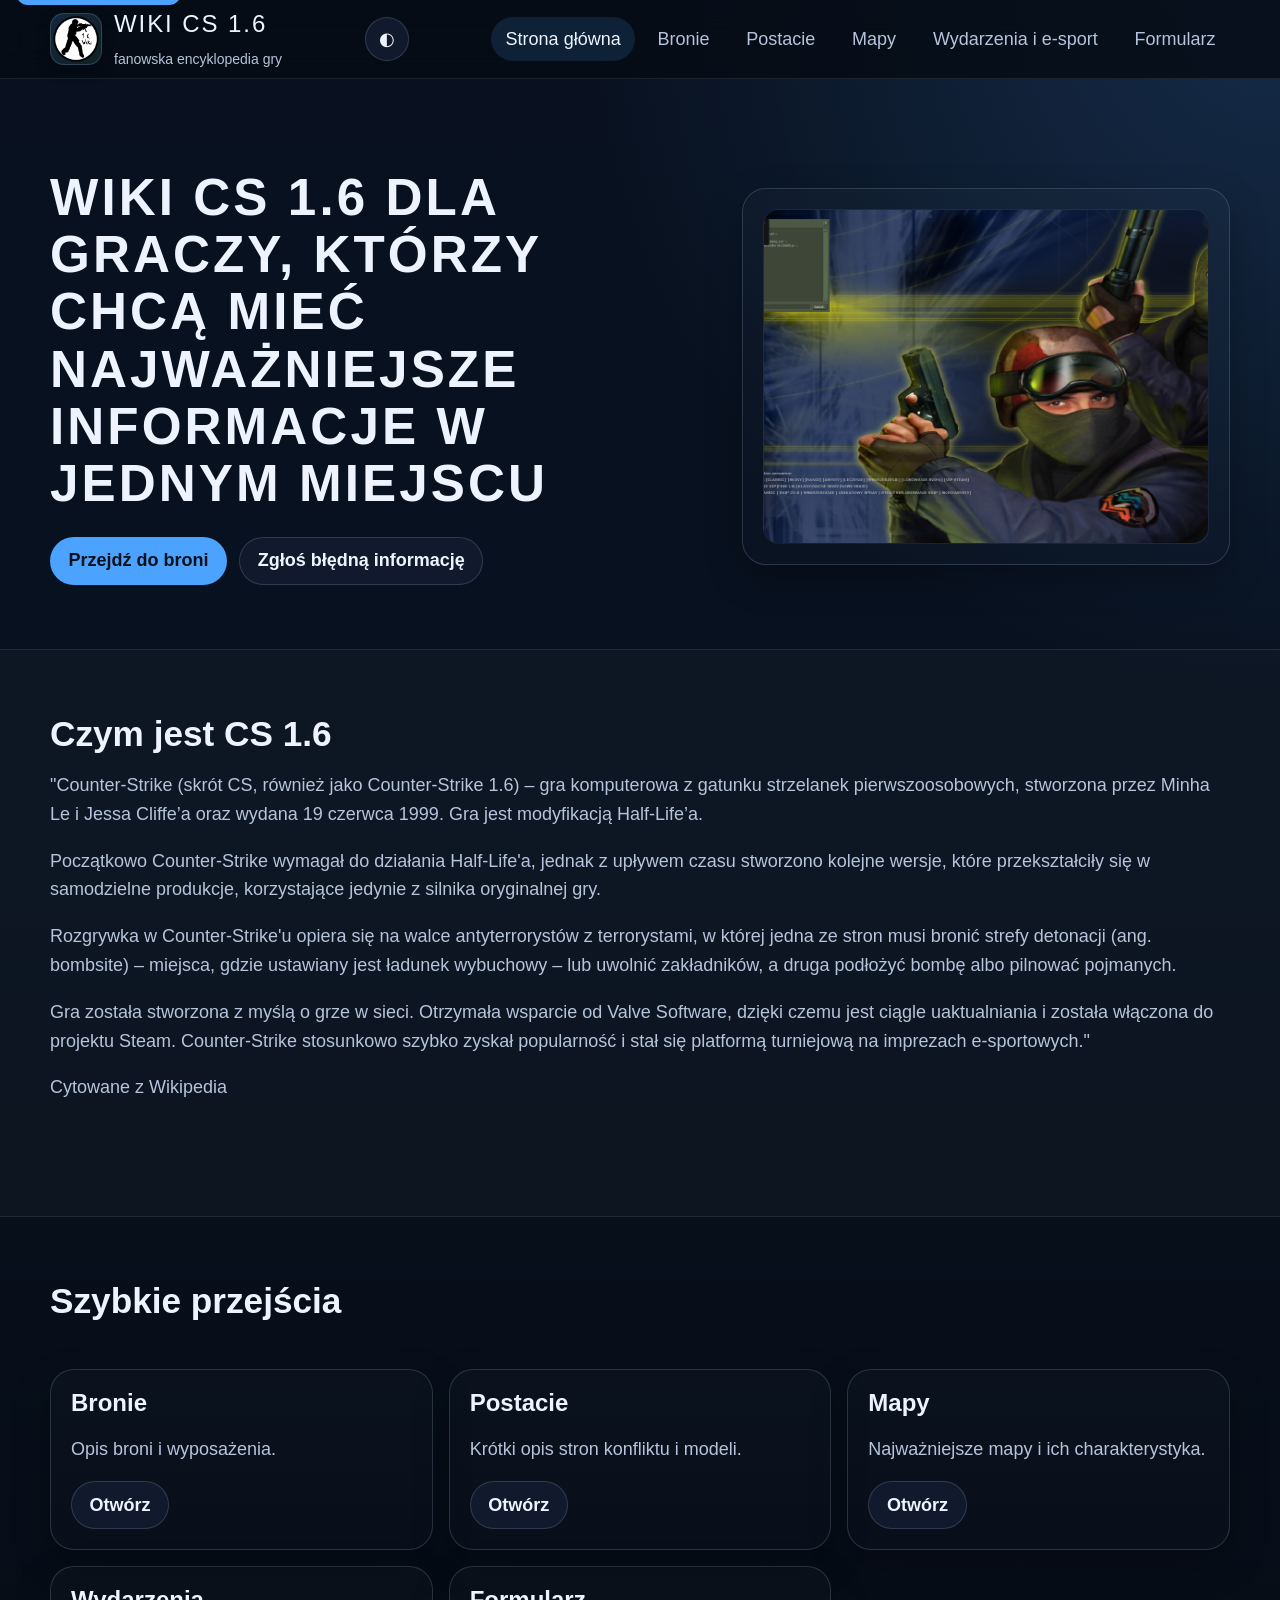
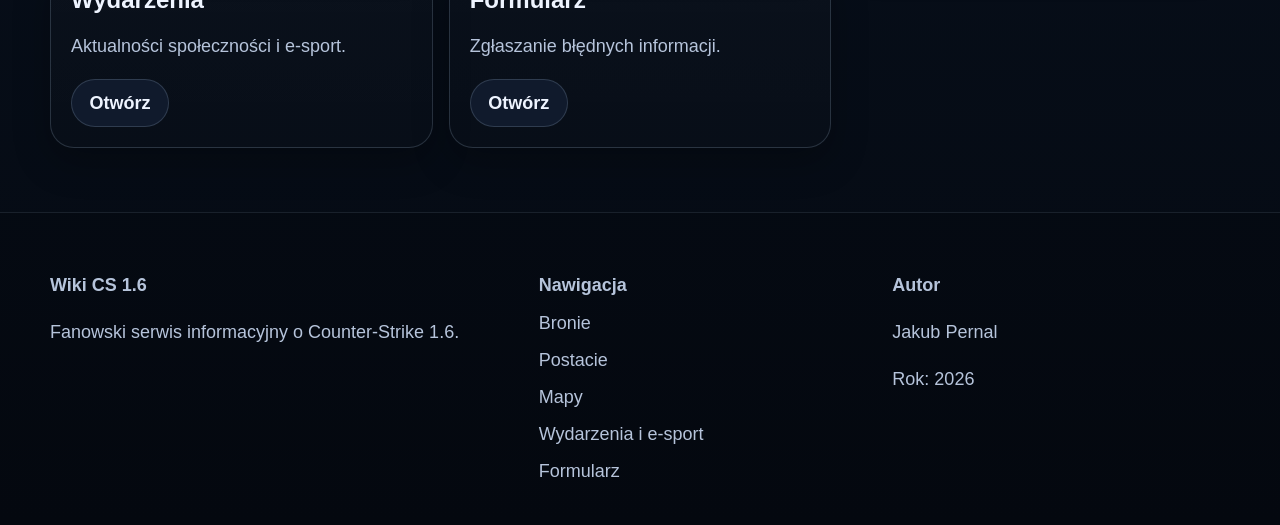
<file: index.html>
<!DOCTYPE html>
<html lang="pl">
<head>
  <meta charset="UTF-8">
  <meta name="viewport" content="width=device-width, initial-scale=1.0">
  <meta name="description" content="Strona główna fanowskiej Wiki CS 1.6.">
  <title>Wiki CS 1.6 — Strona główna</title>
  <link href="style.css" rel="stylesheet">
</head>
<body>
  <a class="skip-link" href="#main-content">Przejdź do treści</a>
  <header class="site-header">
    <div class="container header-inner">
      <a class="brand" href="index.html" aria-label="Przejdź do strony głównej Wiki CS 1.6">
        <span class="logo" aria-hidden="true">
          <img src="logo.png">
        </span>
        <span><span class="brand-title">Wiki CS 1.6</span><br><span class="brand-sub">fanowska encyklopedia gry</span></span>
      </a>
      <div class="top-actions">
        <button class="theme-toggle" data-theme-toggle aria-label="Przełącz motyw" title="Przełącz motyw">◐</button>
        <button class="menu-toggle" aria-expanded="false" aria-controls="site-nav" aria-label="Otwórz menu">☰</button>
      </div>
      <nav id="site-nav" aria-label="Menu główne"><ul class="nav-list"><li><a href="index.html" class="active">Strona główna</a></li>
<li><a href="bronie.html" class="">Bronie</a></li>
<li><a href="postacie.html" class="">Postacie</a></li>
<li><a href="mapy.html" class="">Mapy</a></li>
<li><a href="wydarzenia.html" class="">Wydarzenia i e-sport</a></li>
<li><a href="formularz.html" class="">Formularz</a></li></ul></nav>
    </div>
  </header>
  <main id="main-content">
<section class="hero">
  <div class="container hero-grid">
    <div>
      <h1>Wiki CS 1.6 dla graczy, którzy chcą mieć najważniejsze informacje w jednym miejscu</h1>
      <div class="cta-row">
        <a class="btn btn-primary" href="bronie.html">Przejdź do broni</a>
        <a class="btn btn-secondary" href="formularz.html">Zgłoś błędną informację</a>
      </div>
    </div>
    <aside class="card hero-card" aria-label="Wizualna prezentacja projektu">
      <div class="hero-visual">
        <img src="cstytułowa.png" alt="Zawodnicy Counter-Strike 1.6 podczas finałów WCG 2009" width="1280" height="853" loading="eager">
      </div>
    </aside>
  </div>
</section>
<section class="section alt">
  <div class="container">
    <div class="section-head"><div><h2>Czym jest CS 1.6</h2><p>"Counter-Strike (skrót CS, również jako Counter-Strike 1.6) – gra komputerowa z gatunku strzelanek pierwszoosobowych, stworzona przez Minha Le i Jessa Cliffe’a oraz wydana 19 czerwca 1999. Gra jest modyfikacją Half-Life’a.</p><p>Początkowo Counter-Strike wymagał do działania Half-Life'a, jednak z upływem czasu stworzono kolejne wersje, które przekształciły się w samodzielne produkcje, korzystające jedynie z silnika oryginalnej gry.</p><p>Rozgrywka w Counter-Strike'u opiera się na walce antyterrorystów z terrorystami, w której jedna ze stron musi bronić strefy detonacji (ang. bombsite) – miejsca, gdzie ustawiany jest ładunek wybuchowy – lub uwolnić zakładników, a druga podłożyć bombę albo pilnować pojmanych.</p><p>Gra została stworzona z myślą o grze w sieci. Otrzymała wsparcie od Valve Software, dzięki czemu jest ciągle uaktualniania i została włączona do projektu Steam. Counter-Strike stosunkowo szybko zyskał popularność i stał się platformą turniejową na imprezach e-sportowych."</p><p>Cytowane z Wikipedia</p></div></div>
  </div>
</section>
<section class="section">
  <div class="container">
    <div class="section-head"><div><h2>Szybkie przejścia</h2></div></div>
    <div class="grid-3">
      <article class="panel"><h3>Bronie</h3><p>Opis broni i wyposażenia.</p><a class="btn btn-secondary" href="bronie.html">Otwórz</a></article>
      <article class="panel"><h3>Postacie</h3><p>Krótki opis stron konfliktu i modeli.</p><a class="btn btn-secondary" href="postacie.html">Otwórz</a></article>
      <article class="panel"><h3>Mapy</h3><p>Najważniejsze mapy i ich charakterystyka.</p><a class="btn btn-secondary" href="mapy.html">Otwórz</a></article>
      <article class="panel"><h3>Wydarzenia</h3><p>Aktualności społeczności i e-sport.</p><a class="btn btn-secondary" href="wydarzenia.html">Otwórz</a></article>
      <article class="panel"><h3>Formularz</h3><p>Zgłaszanie błędnych informacji.</p><a class="btn btn-secondary" href="formularz.html">Otwórz</a></article>
    </div>
  </div>
</section>
</main>
  <footer class="site-footer">
    <div class="container">
      <div class="footer-grid">
        <section>
          <p class="footer-title">Wiki CS 1.6</p>
          <p>Fanowski serwis informacyjny o Counter-Strike 1.6.</p>
        </section>
        <section>
          <p class="footer-title">Nawigacja</p>
          <ul class="footer-list">
            <li><a href="bronie.html">Bronie</a></li>
            <li><a href="postacie.html">Postacie</a></li>
            <li><a href="mapy.html">Mapy</a></li>
            <li><a href="wydarzenia.html">Wydarzenia i e-sport</a></li>
            <li><a href="formularz.html">Formularz</a></li>
          </ul>
        </section>
        <section>
          <p class="footer-title">Autor</p>
          <p>Jakub Pernal</p>
          <p>Rok: 2026</p>
        </section>
      </div>
    </div>
  </footer>
  <script>
(function () {
  const html = document.documentElement;
  const themeButton = document.querySelector('[data-theme-toggle]');
  let theme = window.matchMedia('(prefers-color-scheme: dark)').matches ? 'dark' : 'light';
  html.setAttribute('data-theme', theme);
  const setThemeLabel = () => {
    if (!themeButton) return;
    themeButton.textContent = theme === 'dark' ? '☀' : '◐';
    themeButton.setAttribute('aria-label', theme === 'dark' ? 'Przełącz na jasny motyw' : 'Przełącz na ciemny motyw');
  };
  setThemeLabel();
  if (themeButton) {
    themeButton.addEventListener('click', () => {
      theme = theme === 'dark' ? 'light' : 'dark';
      html.setAttribute('data-theme', theme);
      setThemeLabel();
    });
  }
  const menuButton = document.querySelector('.menu-toggle');
  const nav = document.querySelector('nav');
  if (menuButton && nav) {
    menuButton.addEventListener('click', () => {
      const expanded = menuButton.getAttribute('aria-expanded') === 'true';
      menuButton.setAttribute('aria-expanded', String(!expanded));
      nav.classList.toggle('open');
    });
  }
  const form = document.getElementById('report-form');
  const response = document.getElementById('form-response');
  if (form && response) {
    form.addEventListener('submit', (event) => {
      event.preventDefault();
      const email = form.email;
      const section = form.section;
      const message = form.message;
      let valid = true;
      [email, section, message].forEach(field => {
        if (!field.value.trim()) { field.style.borderColor = '#f3b562'; valid = false; }
        else { field.style.borderColor = 'rgba(172, 193, 220, 0.2)'; }
      });
      if (email.value && !email.checkValidity()) { email.style.borderColor = '#f3b562'; valid = false; }
      response.style.display = 'block';
      if (!valid) {
        response.style.background = 'rgba(243,181,98,.12)'; response.style.borderColor = 'rgba(243,181,98,.3)'; response.style.color = '#ffe0b0';
        response.textContent = 'Uzupełnij poprawnie wszystkie pola formularza przed wysłaniem.'; return;
      }
      response.style.background = 'rgba(93,207,140,.12)'; response.style.borderColor = 'rgba(93,207,140,.3)'; response.style.color = '#c6f8da';
      response.textContent = 'Dziękujemy. Zgłoszenie dotyczące podstrony „' + section.value + '” zostało zapisane lokalnie po stronie interfejsu.';
      form.reset();
    });
  }
})();
</script>
</body>
</html>
</file>
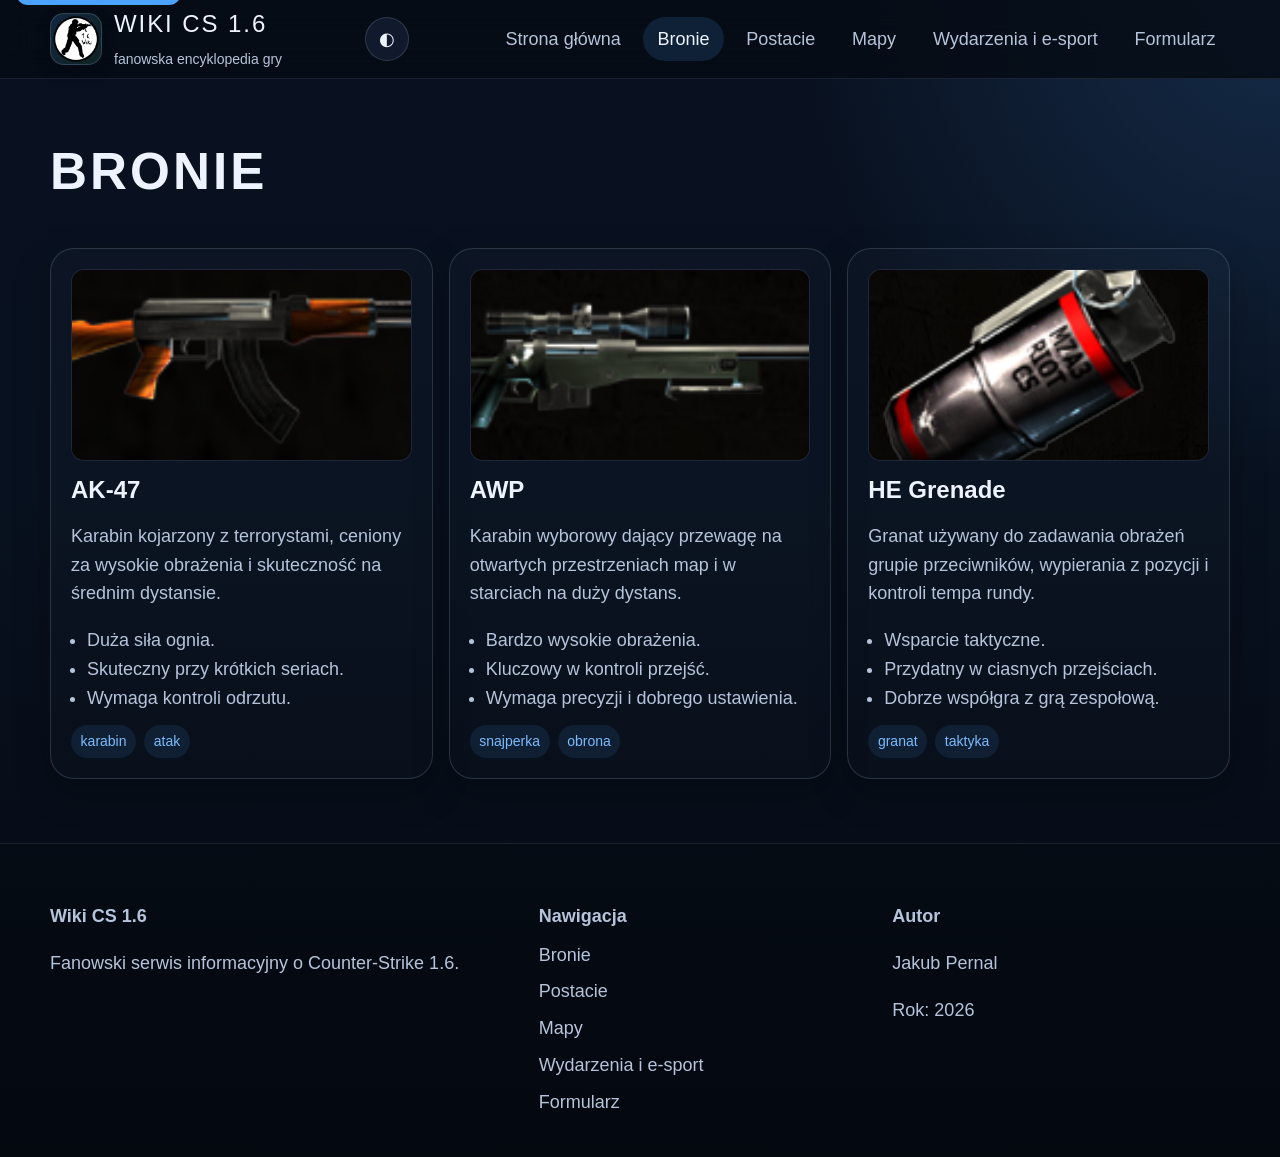
<file: bronie.html>
<!DOCTYPE html>
<html lang="pl">
<head>
  <meta charset="UTF-8">
  <meta name="viewport" content="width=device-width, initial-scale=1.0">
  <meta name="description" content="Podstrona z opisem broni i wyposażenia w Counter-Strike 1.6.">
  <title>Wiki CS 1.6 — Bronie</title>
  <link href="style.css" rel="stylesheet">
</head>
<body>
  <a class="skip-link" href="#main-content">Przejdź do treści</a>
  <header class="site-header">
    <div class="container header-inner">
      <a class="brand" href="index.html" aria-label="Przejdź do strony głównej Wiki CS 1.6">
        <span class="logo" aria-hidden="true">
          <img src="logo.png">
        </span>
        <span><span class="brand-title">Wiki CS 1.6</span><br><span class="brand-sub">fanowska encyklopedia gry</span></span>
      </a>
      <div class="top-actions">
        <button class="theme-toggle" data-theme-toggle aria-label="Przełącz motyw" title="Przełącz motyw">◐</button>
        <button class="menu-toggle" aria-expanded="false" aria-controls="site-nav" aria-label="Otwórz menu">☰</button>
      </div>
      <nav id="site-nav" aria-label="Menu główne"><ul class="nav-list"><li><a href="index.html" class="">Strona główna</a></li>
<li><a href="bronie.html" class="active">Bronie</a></li>
<li><a href="postacie.html" class="">Postacie</a></li>
<li><a href="mapy.html" class="">Mapy</a></li>
<li><a href="wydarzenia.html" class="">Wydarzenia i e-sport</a></li>
<li><a href="formularz.html" class="">Formularz</a></li></ul></nav>
    </div>
  </header>
  <main id="main-content">
<section class="section">
  <div class="container">
    <div class="section-head"><div><h1>Bronie</h1></div></div>
    <div class="grid-3">
      <article class="card media-card"><div class="media-thumb"><img src="ak47.png" alt="Interfejs Counter-Strike przedstawiający uzbrojenie gracza" width="500" height="375" loading="lazy"></div><h3>AK-47</h3><p>Karabin kojarzony z terrorystami, ceniony za wysokie obrażenia i skuteczność na średnim dystansie.</p><ul><li>Duża siła ognia.</li><li>Skuteczny przy krótkich seriach.</li><li>Wymaga kontroli odrzutu.</li></ul><div class="tag-row"><span class="tag">karabin</span><span class="tag">atak</span></div></article>
      <article class="card media-card"><div class="media-thumb"><img src="awp.png" alt="Ekran interfejsu gry Counter-Strike" width="500" height="375" loading="lazy"></div><h3>AWP</h3><p>Karabin wyborowy dający przewagę na otwartych przestrzeniach map i w starciach na duży dystans.</p><ul><li>Bardzo wysokie obrażenia.</li><li>Kluczowy w kontroli przejść.</li><li>Wymaga precyzji i dobrego ustawienia.</li></ul><div class="tag-row"><span class="tag">snajperka</span><span class="tag">obrona</span></div></article>
      <article class="card media-card"><div class="media-thumb"><img src="he.png" alt="Zrzut interfejsu Counter-Strike w trybie rozbrojenia bomby" width="500" height="375" loading="lazy"></div><h3>HE Grenade</h3><p>Granat używany do zadawania obrażeń grupie przeciwników, wypierania z pozycji i kontroli tempa rundy.</p><ul><li>Wsparcie taktyczne.</li><li>Przydatny w ciasnych przejściach.</li><li>Dobrze współgra z grą zespołową.</li></ul><div class="tag-row"><span class="tag">granat</span><span class="tag">taktyka</span></div></article>
    </div>
  </div>
</section>
</main>
  <footer class="site-footer">
    <div class="container">
      <div class="footer-grid">
        <section>
          <p class="footer-title">Wiki CS 1.6</p>
          <p>Fanowski serwis informacyjny o Counter-Strike 1.6.</p>
        </section>
        <section>
          <p class="footer-title">Nawigacja</p>
          <ul class="footer-list">
            <li><a href="bronie.html">Bronie</a></li>
            <li><a href="postacie.html">Postacie</a></li>
            <li><a href="mapy.html">Mapy</a></li>
            <li><a href="wydarzenia.html">Wydarzenia i e-sport</a></li>
            <li><a href="formularz.html">Formularz</a></li>
          </ul>
        </section>
        <section>
          <p class="footer-title">Autor</p>
          <p>Jakub Pernal</p>
          <p>Rok: 2026</p>
        </section>
      </div>
    </div>
  </footer>
  <script>
(function () {
  const html = document.documentElement;
  const themeButton = document.querySelector('[data-theme-toggle]');
  let theme = window.matchMedia('(prefers-color-scheme: dark)').matches ? 'dark' : 'light';
  html.setAttribute('data-theme', theme);
  const setThemeLabel = () => {
    if (!themeButton) return;
    themeButton.textContent = theme === 'dark' ? '☀' : '◐';
    themeButton.setAttribute('aria-label', theme === 'dark' ? 'Przełącz na jasny motyw' : 'Przełącz na ciemny motyw');
  };
  setThemeLabel();
  if (themeButton) {
    themeButton.addEventListener('click', () => {
      theme = theme === 'dark' ? 'light' : 'dark';
      html.setAttribute('data-theme', theme);
      setThemeLabel();
    });
  }
  const menuButton = document.querySelector('.menu-toggle');
  const nav = document.querySelector('nav');
  if (menuButton && nav) {
    menuButton.addEventListener('click', () => {
      const expanded = menuButton.getAttribute('aria-expanded') === 'true';
      menuButton.setAttribute('aria-expanded', String(!expanded));
      nav.classList.toggle('open');
    });
  }
  const form = document.getElementById('report-form');
  const response = document.getElementById('form-response');
  if (form && response) {
    form.addEventListener('submit', (event) => {
      event.preventDefault();
      const email = form.email;
      const section = form.section;
      const message = form.message;
      let valid = true;
      [email, section, message].forEach(field => {
        if (!field.value.trim()) { field.style.borderColor = '#f3b562'; valid = false; }
        else { field.style.borderColor = 'rgba(172, 193, 220, 0.2)'; }
      });
      if (email.value && !email.checkValidity()) { email.style.borderColor = '#f3b562'; valid = false; }
      response.style.display = 'block';
      if (!valid) {
        response.style.background = 'rgba(243,181,98,.12)'; response.style.borderColor = 'rgba(243,181,98,.3)'; response.style.color = '#ffe0b0';
        response.textContent = 'Uzupełnij poprawnie wszystkie pola formularza przed wysłaniem.'; return;
      }
      response.style.background = 'rgba(93,207,140,.12)'; response.style.borderColor = 'rgba(93,207,140,.3)'; response.style.color = '#c6f8da';
      response.textContent = 'Dziękujemy. Zgłoszenie dotyczące podstrony „' + section.value + '” zostało zapisane lokalnie po stronie interfejsu.';
      form.reset();
    });
  }
})();
</script>
</body>
</html>
</file>
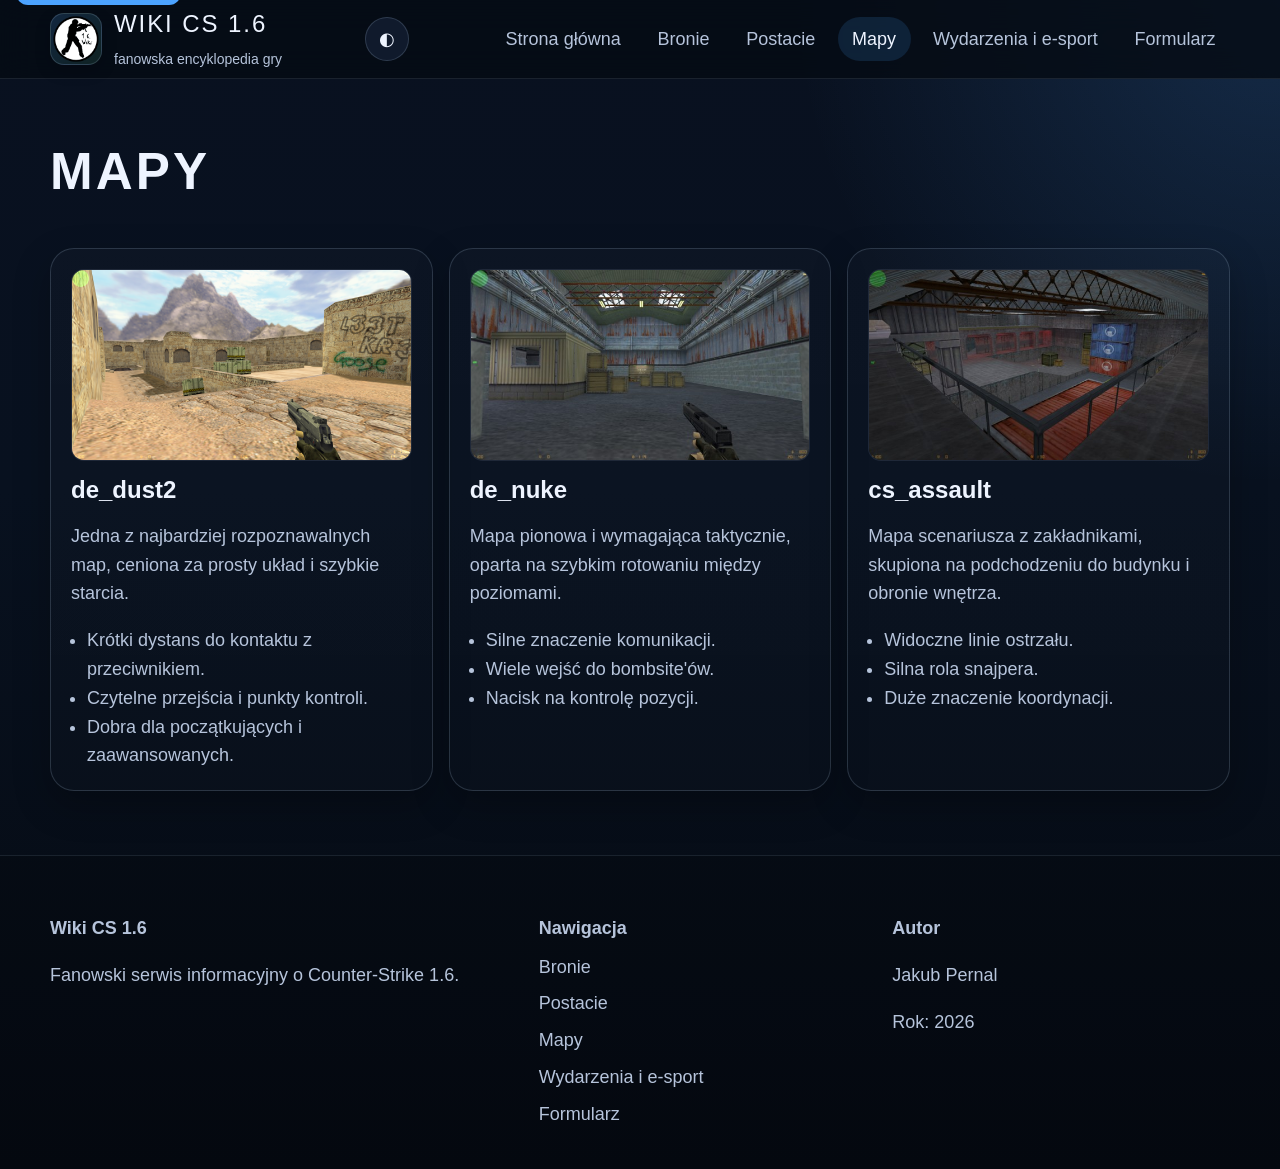
<file: mapy.html>
<!DOCTYPE html>
<html lang="pl">
<head>
  <meta charset="UTF-8">
  <meta name="viewport" content="width=device-width, initial-scale=1.0">
  <meta name="description" content="Podstrona z opisem map w Counter-Strike 1.6.">
  <title>Wiki CS 1.6 — Mapy</title>
  <link href="style.css" rel="stylesheet">
</head>
<body>
  <a class="skip-link" href="#main-content">Przejdź do treści</a>
  <header class="site-header">
    <div class="container header-inner">
      <a class="brand" href="index.html" aria-label="Przejdź do strony głównej Wiki CS 1.6">
        <span class="logo" aria-hidden="true">
          <img src="logo.png">
        </span>
        <span><span class="brand-title">Wiki CS 1.6</span><br><span class="brand-sub">fanowska encyklopedia gry</span></span>
      </a>
      <div class="top-actions">
        <button class="theme-toggle" data-theme-toggle aria-label="Przełącz motyw" title="Przełącz motyw">◐</button>
        <button class="menu-toggle" aria-expanded="false" aria-controls="site-nav" aria-label="Otwórz menu">☰</button>
      </div>
      <nav id="site-nav" aria-label="Menu główne"><ul class="nav-list"><li><a href="index.html" class="">Strona główna</a></li>
<li><a href="bronie.html" class="">Bronie</a></li>
<li><a href="postacie.html" class="">Postacie</a></li>
<li><a href="mapy.html" class="active">Mapy</a></li>
<li><a href="wydarzenia.html" class="">Wydarzenia i e-sport</a></li>
<li><a href="formularz.html" class="">Formularz</a></li></ul></nav>
    </div>
  </header>
  <main id="main-content">
<section class="section">
  <div class="container">
    <div class="section-head"><div><h1>Mapy</h1></div></div>
    <div class="grid-3">
      <article class="card media-card"><div class="media-thumb"><img src="de_dust2.png" alt="de_dust2" width="508" height="372" loading="lazy"></div><h3>de_dust2</h3><p>Jedna z najbardziej rozpoznawalnych map, ceniona za prosty układ i szybkie starcia.</p><ul><li>Krótki dystans do kontaktu z przeciwnikiem.</li><li>Czytelne przejścia i punkty kontroli.</li><li>Dobra dla początkujących i zaawansowanych.</li></ul></article>
      <article class="card media-card"><div class="media-thumb"><img src="de_nuke.jpg" alt="de_nuke" width="1280" height="853" loading="lazy"></div><h3>de_nuke</h3><p>Mapa pionowa i wymagająca taktycznie, oparta na szybkim rotowaniu między poziomami.</p><ul><li>Silne znaczenie komunikacji.</li><li>Wiele wejść do bombsite'ów.</li><li>Nacisk na kontrolę pozycji.</li></ul></article>
      <article class="card media-card"><div class="media-thumb"><img src="cs_assault.jpg" alt="cs_assault" width="177" height="185" loading="lazy"></div><h3>cs_assault</h3><p>Mapa scenariusza z zakładnikami, skupiona na podchodzeniu do budynku i obronie wnętrza.</p><ul><li>Widoczne linie ostrzału.</li><li>Silna rola snajpera.</li><li>Duże znaczenie koordynacji.</li></ul></article>
    </div>
  </div>
</section>
</main>
  <footer class="site-footer">
    <div class="container">
      <div class="footer-grid">
        <section>
          <p class="footer-title">Wiki CS 1.6</p>
          <p>Fanowski serwis informacyjny o Counter-Strike 1.6.</p>
        </section>
        <section>
          <p class="footer-title">Nawigacja</p>
          <ul class="footer-list">
            <li><a href="bronie.html">Bronie</a></li>
            <li><a href="postacie.html">Postacie</a></li>
            <li><a href="mapy.html">Mapy</a></li>
            <li><a href="wydarzenia.html">Wydarzenia i e-sport</a></li>
            <li><a href="formularz.html">Formularz</a></li>
          </ul>
        </section>
        <section>
          <p class="footer-title">Autor</p>
          <p>Jakub Pernal</p>
          <p>Rok: 2026</p>
        </section>
      </div>
    </div>
  </footer>
  <script>
(function () {
  const html = document.documentElement;
  const themeButton = document.querySelector('[data-theme-toggle]');
  let theme = window.matchMedia('(prefers-color-scheme: dark)').matches ? 'dark' : 'light';
  html.setAttribute('data-theme', theme);
  const setThemeLabel = () => {
    if (!themeButton) return;
    themeButton.textContent = theme === 'dark' ? '☀' : '◐';
    themeButton.setAttribute('aria-label', theme === 'dark' ? 'Przełącz na jasny motyw' : 'Przełącz na ciemny motyw');
  };
  setThemeLabel();
  if (themeButton) {
    themeButton.addEventListener('click', () => {
      theme = theme === 'dark' ? 'light' : 'dark';
      html.setAttribute('data-theme', theme);
      setThemeLabel();
    });
  }
  const menuButton = document.querySelector('.menu-toggle');
  const nav = document.querySelector('nav');
  if (menuButton && nav) {
    menuButton.addEventListener('click', () => {
      const expanded = menuButton.getAttribute('aria-expanded') === 'true';
      menuButton.setAttribute('aria-expanded', String(!expanded));
      nav.classList.toggle('open');
    });
  }
  const form = document.getElementById('report-form');
  const response = document.getElementById('form-response');
  if (form && response) {
    form.addEventListener('submit', (event) => {
      event.preventDefault();
      const email = form.email;
      const section = form.section;
      const message = form.message;
      let valid = true;
      [email, section, message].forEach(field => {
        if (!field.value.trim()) { field.style.borderColor = '#f3b562'; valid = false; }
        else { field.style.borderColor = 'rgba(172, 193, 220, 0.2)'; }
      });
      if (email.value && !email.checkValidity()) { email.style.borderColor = '#f3b562'; valid = false; }
      response.style.display = 'block';
      if (!valid) {
        response.style.background = 'rgba(243,181,98,.12)'; response.style.borderColor = 'rgba(243,181,98,.3)'; response.style.color = '#ffe0b0';
        response.textContent = 'Uzupełnij poprawnie wszystkie pola formularza przed wysłaniem.'; return;
      }
      response.style.background = 'rgba(93,207,140,.12)'; response.style.borderColor = 'rgba(93,207,140,.3)'; response.style.color = '#c6f8da';
      response.textContent = 'Dziękujemy. Zgłoszenie dotyczące podstrony „' + section.value + '” zostało zapisane lokalnie po stronie interfejsu.';
      form.reset();
    });
  }
})();
</script>
</body>
</html>
</file>
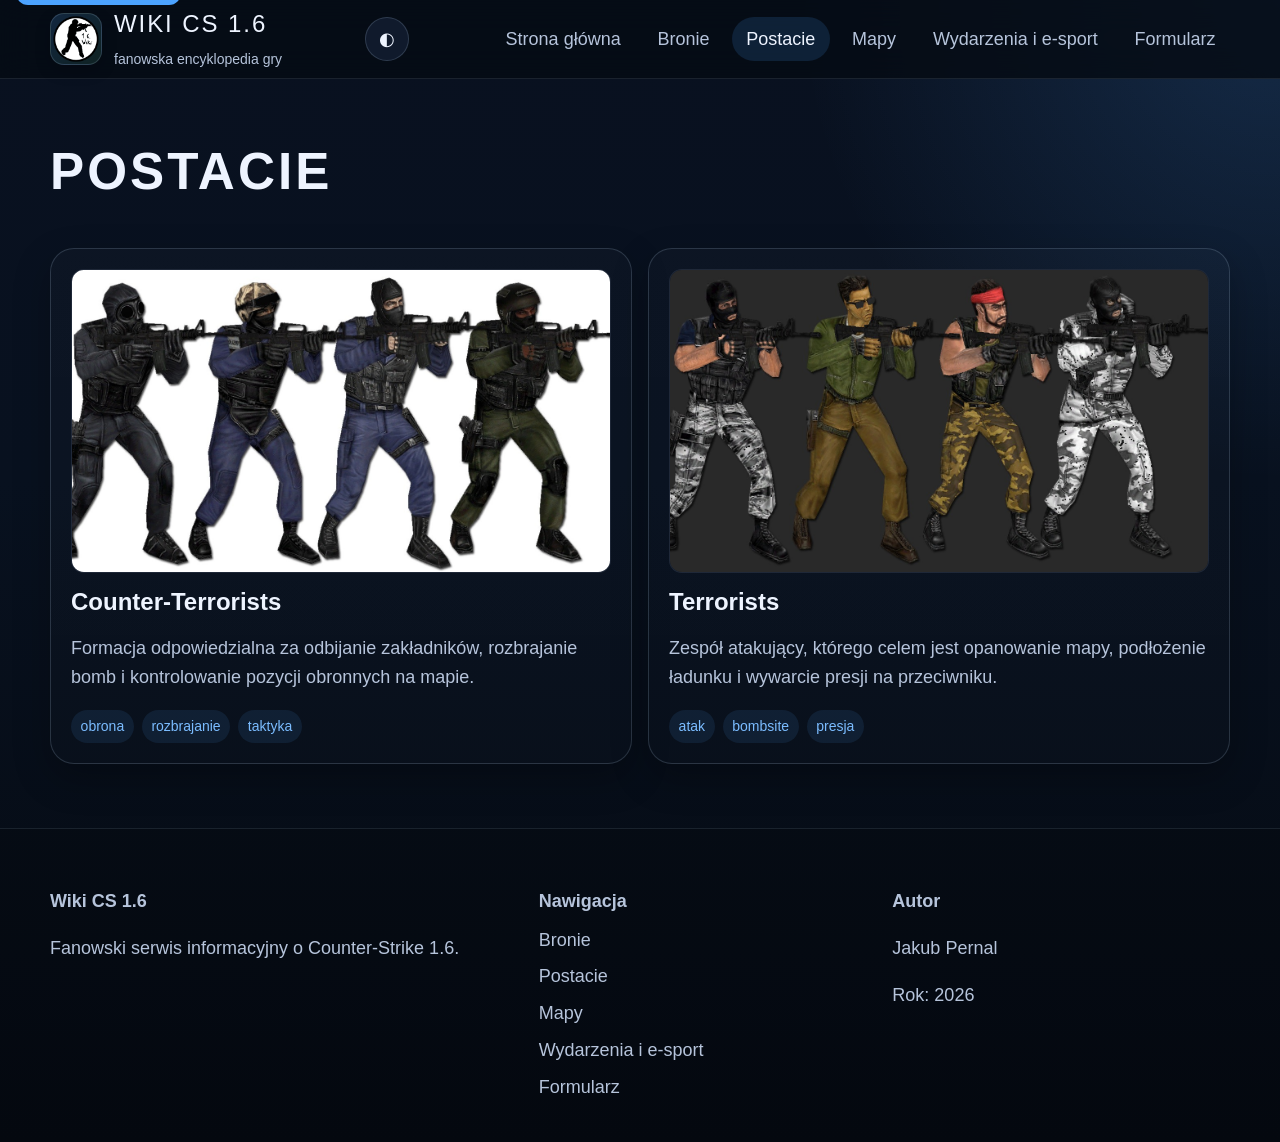
<file: postacie.html>
<!DOCTYPE html>
<html lang="pl">
<head>
  <meta charset="UTF-8">
  <meta name="viewport" content="width=device-width, initial-scale=1.0">
  <meta name="description" content="Podstrona z opisem postaci i stron konfliktu w Counter-Strike 1.6.">
  <title>Wiki CS 1.6 — Postacie</title>
  <link href="style.css" rel="stylesheet">
</head>
<body>
  <a class="skip-link" href="#main-content">Przejdź do treści</a>
  <header class="site-header">
    <div class="container header-inner">
      <a class="brand" href="index.html" aria-label="Przejdź do strony głównej Wiki CS 1.6">
        <span class="logo" aria-hidden="true">
          <img src="logo.png">
        </span>
        <span><span class="brand-title">Wiki CS 1.6</span><br><span class="brand-sub">fanowska encyklopedia gry</span></span>
      </a>
      <div class="top-actions">
        <button class="theme-toggle" data-theme-toggle aria-label="Przełącz motyw" title="Przełącz motyw">◐</button>
        <button class="menu-toggle" aria-expanded="false" aria-controls="site-nav" aria-label="Otwórz menu">☰</button>
      </div>
      <nav id="site-nav" aria-label="Menu główne"><ul class="nav-list"><li><a href="index.html" class="">Strona główna</a></li>
<li><a href="bronie.html" class="">Bronie</a></li>
<li><a href="postacie.html" class="active">Postacie</a></li>
<li><a href="mapy.html" class="">Mapy</a></li>
<li><a href="wydarzenia.html" class="">Wydarzenia i e-sport</a></li>
<li><a href="formularz.html" class="">Formularz</a></li></ul></nav>
    </div>
  </header>
  <main id="main-content">
<section class="section">
  <div class="container">
    <div class="section-head"><div><h1>Postacie</h1></div></div>
    <div class="grid-2">
      <article class="panel media-card"><div class="media-thumb"><img src="ct.jpg" alt="Drużyna Counter-Strike 1.6 na scenie turniejowej" width="640" height="427" loading="lazy"></div><h3>Counter-Terrorists</h3><p>Formacja odpowiedzialna za odbijanie zakładników, rozbrajanie bomb i kontrolowanie pozycji obronnych na mapie.</p><div class="tag-row"><span class="tag">obrona</span><span class="tag">rozbrajanie</span><span class="tag">taktyka</span></div></article>
      <article class="panel media-card"><div class="media-thumb"><img src="tt.jpg" alt="Gracze Counter-Strike 1.6 podczas finału turnieju" width="1280" height="853" loading="lazy"></div><h3>Terrorists</h3><p>Zespół atakujący, którego celem jest opanowanie mapy, podłożenie ładunku i wywarcie presji na przeciwniku.</p><div class="tag-row"><span class="tag">atak</span><span class="tag">bombsite</span><span class="tag">presja</span></div></article>
    </div>
  </div>
</section>
</main>
  <footer class="site-footer">
    <div class="container">
      <div class="footer-grid">
        <section>
          <p class="footer-title">Wiki CS 1.6</p>
          <p>Fanowski serwis informacyjny o Counter-Strike 1.6.</p>
        </section>
        <section>
          <p class="footer-title">Nawigacja</p>
          <ul class="footer-list">
            <li><a href="bronie.html">Bronie</a></li>
            <li><a href="postacie.html">Postacie</a></li>
            <li><a href="mapy.html">Mapy</a></li>
            <li><a href="wydarzenia.html">Wydarzenia i e-sport</a></li>
            <li><a href="formularz.html">Formularz</a></li>
          </ul>
        </section>
        <section>
          <p class="footer-title">Autor</p>
          <p>Jakub Pernal</p>
          <p>Rok: 2026</p>
        </section>
      </div>
    </div>
  </footer>
  <script>
(function () {
  const html = document.documentElement;
  const themeButton = document.querySelector('[data-theme-toggle]');
  let theme = window.matchMedia('(prefers-color-scheme: dark)').matches ? 'dark' : 'light';
  html.setAttribute('data-theme', theme);
  const setThemeLabel = () => {
    if (!themeButton) return;
    themeButton.textContent = theme === 'dark' ? '☀' : '◐';
    themeButton.setAttribute('aria-label', theme === 'dark' ? 'Przełącz na jasny motyw' : 'Przełącz na ciemny motyw');
  };
  setThemeLabel();
  if (themeButton) {
    themeButton.addEventListener('click', () => {
      theme = theme === 'dark' ? 'light' : 'dark';
      html.setAttribute('data-theme', theme);
      setThemeLabel();
    });
  }
  const menuButton = document.querySelector('.menu-toggle');
  const nav = document.querySelector('nav');
  if (menuButton && nav) {
    menuButton.addEventListener('click', () => {
      const expanded = menuButton.getAttribute('aria-expanded') === 'true';
      menuButton.setAttribute('aria-expanded', String(!expanded));
      nav.classList.toggle('open');
    });
  }
  const form = document.getElementById('report-form');
  const response = document.getElementById('form-response');
  if (form && response) {
    form.addEventListener('submit', (event) => {
      event.preventDefault();
      const email = form.email;
      const section = form.section;
      const message = form.message;
      let valid = true;
      [email, section, message].forEach(field => {
        if (!field.value.trim()) { field.style.borderColor = '#f3b562'; valid = false; }
        else { field.style.borderColor = 'rgba(172, 193, 220, 0.2)'; }
      });
      if (email.value && !email.checkValidity()) { email.style.borderColor = '#f3b562'; valid = false; }
      response.style.display = 'block';
      if (!valid) {
        response.style.background = 'rgba(243,181,98,.12)'; response.style.borderColor = 'rgba(243,181,98,.3)'; response.style.color = '#ffe0b0';
        response.textContent = 'Uzupełnij poprawnie wszystkie pola formularza przed wysłaniem.'; return;
      }
      response.style.background = 'rgba(93,207,140,.12)'; response.style.borderColor = 'rgba(93,207,140,.3)'; response.style.color = '#c6f8da';
      response.textContent = 'Dziękujemy. Zgłoszenie dotyczące podstrony „' + section.value + '” zostało zapisane lokalnie po stronie interfejsu.';
      form.reset();
    });
  }
})();
</script>
</body>
</html>
</file>
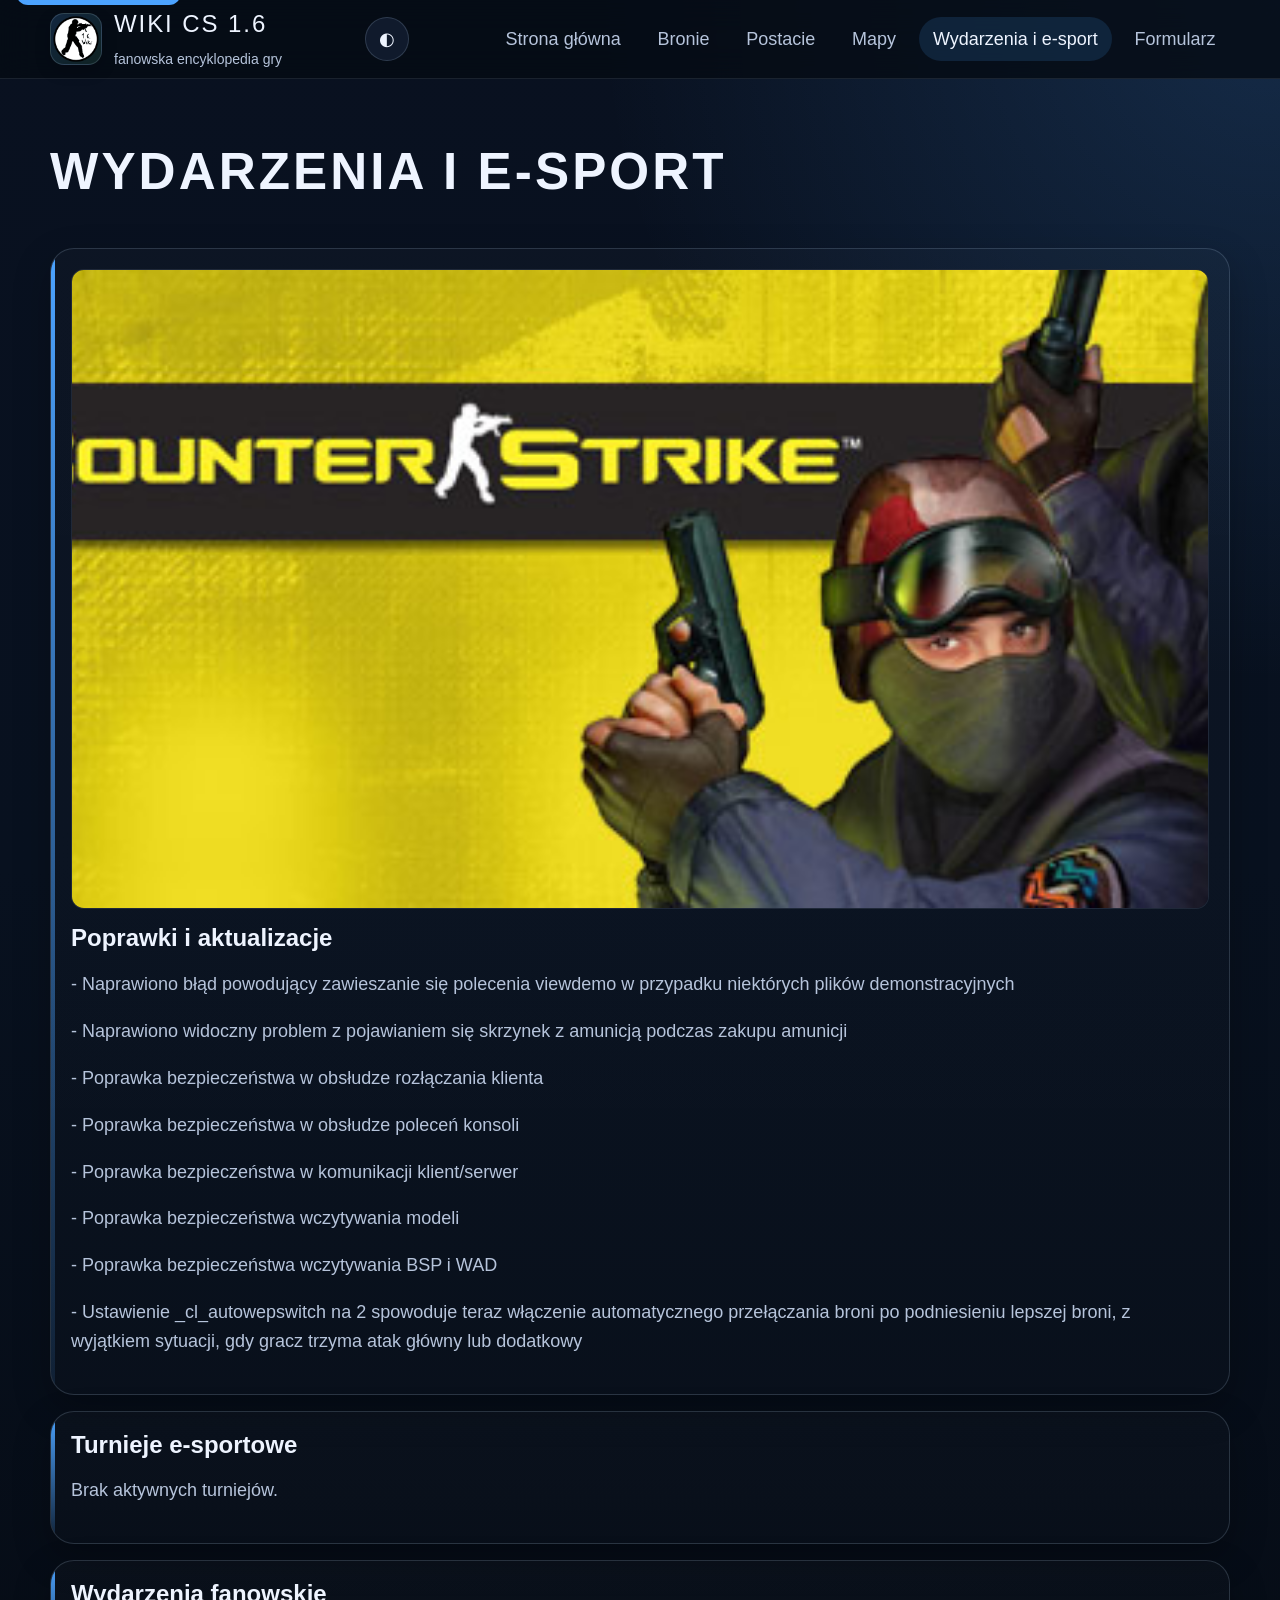
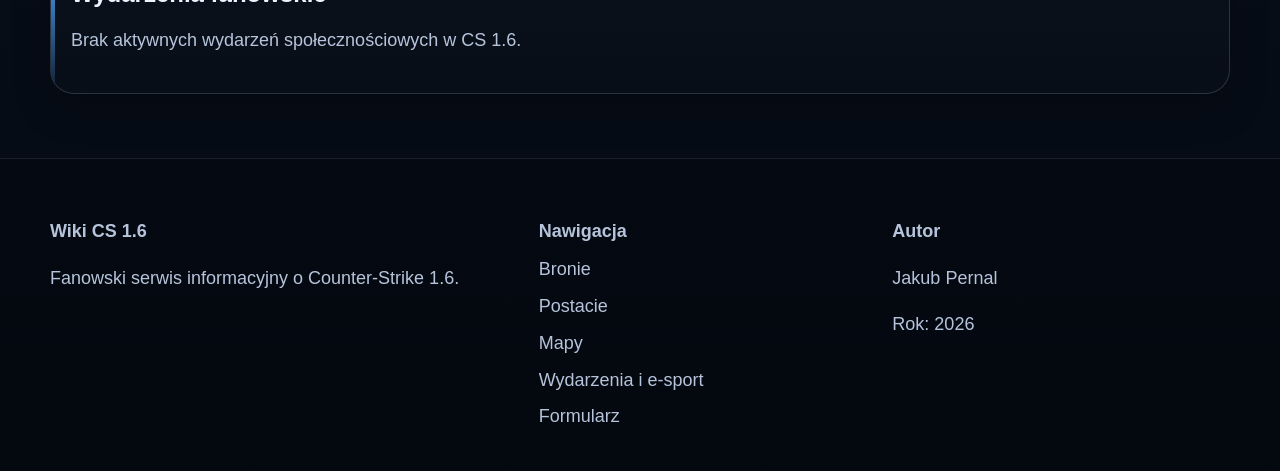
<file: wydarzenia.html>
<!DOCTYPE html>
<html lang="pl">
<head>
  <meta charset="UTF-8">
  <meta name="viewport" content="width=device-width, initial-scale=1.0">
  <meta name="description" content="Podstrona z wydarzeniami i e-sportem związanym z Counter-Strike 1.6.">
  <title>Wiki CS 1.6 — Wydarzenia i e-sport</title>
  <link href="style.css" rel="stylesheet">
</head>
<body>
  <a class="skip-link" href="#main-content">Przejdź do treści</a>
  <header class="site-header">
    <div class="container header-inner">
      <a class="brand" href="index.html" aria-label="Przejdź do strony głównej Wiki CS 1.6">
        <span class="logo" aria-hidden="true">
          <img src="logo.png">
        </span>
        <span><span class="brand-title">Wiki CS 1.6</span><br><span class="brand-sub">fanowska encyklopedia gry</span></span>
      </a>
      <div class="top-actions">
        <button class="theme-toggle" data-theme-toggle aria-label="Przełącz motyw" title="Przełącz motyw">◐</button>
        <button class="menu-toggle" aria-expanded="false" aria-controls="site-nav" aria-label="Otwórz menu">☰</button>
      </div>
      <nav id="site-nav" aria-label="Menu główne"><ul class="nav-list"><li><a href="index.html" class="">Strona główna</a></li>
<li><a href="bronie.html" class="">Bronie</a></li>
<li><a href="postacie.html" class="">Postacie</a></li>
<li><a href="mapy.html" class="">Mapy</a></li>
<li><a href="wydarzenia.html" class="active">Wydarzenia i e-sport</a></li>
<li><a href="formularz.html" class="">Formularz</a></li></ul></nav>
    </div>
  </header>
  <main id="main-content">
<section class="section">
  <div class="container">
    <div class="section-head"><div><h1>Wydarzenia i e-sport</h1></div></div>
    <div class="timeline">
      <article class="timeline-item media-card"><div class="media-thumb"><img src="cs.jpg" alt="cs" width="640" height="427" loading="lazy"></div><h3>Poprawki i aktualizacje</h3><p>- Naprawiono błąd powodujący zawieszanie się polecenia viewdemo w przypadku niektórych plików demonstracyjnych</p><p>- Naprawiono widoczny problem z pojawianiem się skrzynek z amunicją podczas zakupu amunicji</p><p>- Poprawka bezpieczeństwa w obsłudze rozłączania klienta</p><p>- Poprawka bezpieczeństwa w obsłudze poleceń konsoli</p><p>- Poprawka bezpieczeństwa w komunikacji klient/serwer</p><p>- Poprawka bezpieczeństwa wczytywania modeli</p><p>- Poprawka bezpieczeństwa wczytywania BSP i WAD</p><p>- Ustawienie _cl_autowepswitch na 2 spowoduje teraz włączenie automatycznego przełączania broni po podniesieniu lepszej broni, z wyjątkiem sytuacji, gdy gracz trzyma atak główny lub dodatkowy</p></article>
      <article class="timeline-item"><h3>Turnieje e-sportowe</h3><p>Brak aktywnych turniejów.</p></article>
      <article class="timeline-item"><h3>Wydarzenia fanowskie</h3><p>Brak aktywnych wydarzeń społecznościowych w CS 1.6.</p></article>
    </div>
  </div>
</section>
</main>
  <footer class="site-footer">
    <div class="container">
      <div class="footer-grid">
        <section>
          <p class="footer-title">Wiki CS 1.6</p>
          <p>Fanowski serwis informacyjny o Counter-Strike 1.6.</p>
        </section>
        <section>
          <p class="footer-title">Nawigacja</p>
          <ul class="footer-list">
            <li><a href="bronie.html">Bronie</a></li>
            <li><a href="postacie.html">Postacie</a></li>
            <li><a href="mapy.html">Mapy</a></li>
            <li><a href="wydarzenia.html">Wydarzenia i e-sport</a></li>
            <li><a href="formularz.html">Formularz</a></li>
          </ul>
        </section>
        <section>
          <p class="footer-title">Autor</p>
          <p>Jakub Pernal</p>
          <p>Rok: 2026</p>
        </section>
      </div>
    </div>
  </footer>
  <script>
(function () {
  const html = document.documentElement;
  const themeButton = document.querySelector('[data-theme-toggle]');
  let theme = window.matchMedia('(prefers-color-scheme: dark)').matches ? 'dark' : 'light';
  html.setAttribute('data-theme', theme);
  const setThemeLabel = () => {
    if (!themeButton) return;
    themeButton.textContent = theme === 'dark' ? '☀' : '◐';
    themeButton.setAttribute('aria-label', theme === 'dark' ? 'Przełącz na jasny motyw' : 'Przełącz na ciemny motyw');
  };
  setThemeLabel();
  if (themeButton) {
    themeButton.addEventListener('click', () => {
      theme = theme === 'dark' ? 'light' : 'dark';
      html.setAttribute('data-theme', theme);
      setThemeLabel();
    });
  }
  const menuButton = document.querySelector('.menu-toggle');
  const nav = document.querySelector('nav');
  if (menuButton && nav) {
    menuButton.addEventListener('click', () => {
      const expanded = menuButton.getAttribute('aria-expanded') === 'true';
      menuButton.setAttribute('aria-expanded', String(!expanded));
      nav.classList.toggle('open');
    });
  }
  const form = document.getElementById('report-form');
  const response = document.getElementById('form-response');
  if (form && response) {
    form.addEventListener('submit', (event) => {
      event.preventDefault();
      const email = form.email;
      const section = form.section;
      const message = form.message;
      let valid = true;
      [email, section, message].forEach(field => {
        if (!field.value.trim()) { field.style.borderColor = '#f3b562'; valid = false; }
        else { field.style.borderColor = 'rgba(172, 193, 220, 0.2)'; }
      });
      if (email.value && !email.checkValidity()) { email.style.borderColor = '#f3b562'; valid = false; }
      response.style.display = 'block';
      if (!valid) {
        response.style.background = 'rgba(243,181,98,.12)'; response.style.borderColor = 'rgba(243,181,98,.3)'; response.style.color = '#ffe0b0';
        response.textContent = 'Uzupełnij poprawnie wszystkie pola formularza przed wysłaniem.'; return;
      }
      response.style.background = 'rgba(93,207,140,.12)'; response.style.borderColor = 'rgba(93,207,140,.3)'; response.style.color = '#c6f8da';
      response.textContent = 'Dziękujemy. Zgłoszenie dotyczące podstrony „' + section.value + '” zostało zapisane lokalnie po stronie interfejsu.';
      form.reset();
    });
  }
})();
</script>
</body>
</html>
</file>
<file: style.css>
:root, [data-theme="light"] {
  --text-xs: clamp(0.75rem, 0.7rem + 0.25vw, 0.875rem);
  --text-sm: clamp(0.875rem, 0.8rem + 0.35vw, 1rem);
  --text-base: clamp(1rem, 0.95rem + 0.25vw, 1.125rem);
  --text-lg: clamp(1.125rem, 1rem + 0.75vw, 1.5rem);
  --text-xl: clamp(1.5rem, 1.2rem + 1.25vw, 2.25rem);
  --text-2xl: clamp(2rem, 1.2rem + 2.5vw, 3.5rem);
  --space-1: 0.25rem; --space-2: 0.5rem; --space-3: 0.75rem; --space-4: 1rem;
  --space-5: 1.25rem; --space-6: 1.5rem; --space-8: 2rem; --space-10: 2.5rem;
  --space-12: 3rem; --space-16: 4rem; --space-20: 5rem;
  --color-bg: #08111f; --color-surface: #101a2c; --color-surface-2: #14233b; --color-surface-offset: #0c1627;
  --color-border: rgba(172, 193, 220, 0.2); --color-divider: rgba(172, 193, 220, 0.12);
  --color-text: #eef4ff; --color-text-muted: #b6c4db; --color-text-faint: #8190a8;
  --color-primary: #4ca3ff; --color-primary-hover: #7bbcff; --color-primary-active: #2e7fd4;
  --color-success: #5dcf8c; --color-warning: #f3b562;
  --radius-sm: 0.375rem; --radius-md: 0.75rem; --radius-lg: 1rem; --radius-xl: 1.5rem; --radius-full: 9999px;
  --shadow-sm: 0 6px 16px rgba(0,0,0,.18); --shadow-md: 0 14px 36px rgba(0,0,0,.25);
  --font-display: 'Orbitron', 'Arial', sans-serif; --font-body: 'Inter', 'Arial', sans-serif; --content: 1180px;
}
[data-theme="dark"] {
  --color-bg: #030812; --color-surface: #0b1220; --color-surface-2: #101a2d; --color-surface-offset: #08101d;
  --color-border: rgba(173, 197, 229, 0.18); --color-divider: rgba(173, 197, 229, 0.12);
  --color-text: #f5f8ff; --color-text-muted: #c0cee4; --color-text-faint: #7f8ca4;
  --color-primary: #66b2ff; --color-primary-hover: #95cbff; --color-primary-active: #3f90e6;
}
*,*::before,*::after{box-sizing:border-box} html{scroll-behavior:smooth} body{margin:0;min-height:100vh;font-family:var(--font-body);font-size:var(--text-base);line-height:1.6;color:var(--color-text);background:radial-gradient(circle at top right, rgba(76,163,255,.18), transparent 28%),linear-gradient(180deg, #091120 0%, var(--color-bg) 42%, #050a12 100%)}
img,svg{max-width:100%;display:block} a{color:inherit;text-decoration:none} button,input,select,textarea{font:inherit}
.skip-link{position:absolute;left:1rem;top:-3rem;background:var(--color-primary);color:#07111d;padding:.75rem 1rem;border-radius:var(--radius-md);z-index:1000}.skip-link:focus{top:1rem}
.container{width:min(calc(100% - 2rem), var(--content));margin:0 auto}.site-header{position:sticky;top:0;z-index:50;backdrop-filter:blur(16px);background:rgba(6,11,20,.82);border-bottom:1px solid var(--color-divider)}
.header-inner{display:flex;align-items:center;justify-content:space-between;gap:var(--space-4);min-height:78px}.brand{display:flex;align-items:center;gap:var(--space-3)}
.logo{width:52px;height:52px;border-radius:14px;display:grid;place-items:center;background:linear-gradient(135deg, rgba(76,163,255,.18), rgba(93,207,140,.12));border:1px solid var(--color-border);box-shadow:var(--shadow-sm)}
.brand-title{font-family:var(--font-display);font-size:var(--text-lg);letter-spacing:.08em;text-transform:uppercase}.brand-sub{color:var(--color-text-muted);font-size:var(--text-xs)}
.top-actions{display:flex;align-items:center;gap:var(--space-3)}.menu-toggle,.theme-toggle{min-width:44px;min-height:44px;border-radius:var(--radius-full);border:1px solid var(--color-border);background:var(--color-surface);color:var(--color-text);cursor:pointer}.menu-toggle{display:none}
.nav-list{display:flex;gap:var(--space-2);list-style:none;padding:0;margin:0;flex-wrap:wrap;justify-content:flex-end}.nav-list a{display:inline-flex;align-items:center;min-height:44px;padding:0 .9rem;border-radius:var(--radius-full);color:var(--color-text-muted)}.nav-list a:hover,.nav-list a:focus-visible,.nav-list a.active{background:rgba(76,163,255,.14);color:var(--color-text)}
.hero{padding:clamp(3rem, 7vw, 6rem) 0 var(--space-16)}.hero-grid{display:grid;grid-template-columns:1.15fr .85fr;gap:var(--space-8);align-items:center}.eyebrow{display:inline-flex;gap:.5rem;align-items:center;padding:.45rem .8rem;border-radius:var(--radius-full);background:rgba(76,163,255,.12);border:1px solid rgba(76,163,255,.2);color:var(--color-primary-hover);font-size:var(--text-xs);text-transform:uppercase;letter-spacing:.08em}
h1,h2,h3{margin:0 0 var(--space-4);line-height:1.12} h1{font-family:var(--font-display);font-size:var(--text-2xl);text-transform:uppercase;letter-spacing:.06em} h2{font-size:var(--text-xl)} h3{font-size:var(--text-lg)} p,li{color:var(--color-text-muted)}
.cta-row{display:flex;flex-wrap:wrap;gap:var(--space-3);margin-top:var(--space-6)}.btn{display:inline-flex;align-items:center;justify-content:center;min-height:48px;padding:0 1.1rem;border-radius:var(--radius-full);border:1px solid var(--color-border);font-weight:600}.btn-primary{background:var(--color-primary);color:#06111c;border-color:transparent}.btn-primary:hover{background:var(--color-primary-hover)}.btn-secondary{background:var(--color-surface)}
.card,.panel,.timeline-item,.form-card{background:linear-gradient(180deg, rgba(255,255,255,.02), rgba(255,255,255,.01));border:1px solid var(--color-border);border-radius:var(--radius-xl);box-shadow:var(--shadow-md)}
.hero-card{padding:var(--space-6)}.hero-visual{aspect-ratio:4/3;border-radius:calc(var(--radius-xl) - .5rem);overflow:hidden;position:relative;background:linear-gradient(135deg, rgba(8,16,29,.8), rgba(18,38,62,.9));border:1px solid rgba(255,255,255,.06)} .hero-visual img{width:100%;height:100%;object-fit:cover}
.hero-badges{position:absolute;inset:auto 1rem 1rem 1rem;display:flex;gap:.75rem;flex-wrap:wrap}.badge{display:inline-flex;align-items:center;gap:.45rem;padding:.45rem .7rem;border-radius:var(--radius-full);background:rgba(6,11,20,.72);border:1px solid rgba(255,255,255,.09);font-size:var(--text-xs)}
.section{padding:var(--space-16) 0}.section.alt{background:rgba(255,255,255,.02);border-top:1px solid var(--color-divider);border-bottom:1px solid var(--color-divider)}.section-head{display:flex;justify-content:space-between;align-items:end;gap:var(--space-4);margin-bottom:var(--space-8)}
.grid-3{display:grid;grid-template-columns:repeat(3,1fr);gap:var(--space-4)} .grid-2{display:grid;grid-template-columns:repeat(2,1fr);gap:var(--space-4)}
.panel,.timeline-item,.form-card,.card{padding:var(--space-5)}.stat{font-family:var(--font-display);font-size:var(--text-xl);color:var(--color-primary-hover)}.meta{font-size:var(--text-sm);color:var(--color-text-faint)}
.card ul{padding-left:1rem;margin:0}.media-card{overflow:hidden}.media-thumb{aspect-ratio:16/9;border-radius:calc(var(--radius-lg) - .2rem);overflow:hidden;margin-bottom:var(--space-4);border:1px solid rgba(255,255,255,.08);background:var(--color-surface-offset)}.media-thumb img{width:100%;height:100%;object-fit:cover}.media-caption{font-size:var(--text-xs);color:var(--color-text-faint);margin-top:var(--space-3)}
.timeline{display:grid;gap:var(--space-4)}.timeline-item{position:relative;overflow:hidden}.timeline-item::before{content:"";position:absolute;inset:0 auto 0 0;width:4px;background:linear-gradient(180deg, var(--color-primary), rgba(76,163,255,.1))}
.tag-row{display:flex;flex-wrap:wrap;gap:.5rem;margin-top:var(--space-3)}.tag{padding:.35rem .6rem;border-radius:var(--radius-full);background:rgba(76,163,255,.1);color:var(--color-primary-hover);font-size:var(--text-xs)}
blockquote{margin:var(--space-4) 0 0;padding:var(--space-4);border-left:4px solid var(--color-primary);background:rgba(76,163,255,.08);border-radius:0 var(--radius-lg) var(--radius-lg) 0}
form{display:grid;gap:var(--space-4)}.form-grid{display:grid;grid-template-columns:repeat(2,1fr);gap:var(--space-4)} label{display:grid;gap:.45rem;font-weight:600} input,select,textarea{width:100%;min-height:48px;padding:.9rem 1rem;border-radius:var(--radius-md);border:1px solid var(--color-border);background:var(--color-surface-offset);color:var(--color-text)} textarea{min-height:160px;resize:vertical} input:focus,select:focus,textarea:focus{outline:2px solid rgba(76,163,255,.35);border-color:var(--color-primary)} .form-note{font-size:var(--text-sm);color:var(--color-text-faint)} .form-response{display:none;margin-top:var(--space-3);padding:.9rem 1rem;border-radius:var(--radius-md);background:rgba(93,207,140,.12);color:#c6f8da;border:1px solid rgba(93,207,140,.3)}
.site-footer{padding:var(--space-10) 0;border-top:1px solid var(--color-divider);background:rgba(0,0,0,.16)}.footer-grid{display:grid;grid-template-columns:1.4fr 1fr 1fr;gap:var(--space-4)} .footer-title{font-weight:700;margin-bottom:.6rem} .footer-list{list-style:none;padding:0;margin:0;display:grid;gap:.5rem} .footer-list a:hover{color:var(--color-primary-hover)} .copyright{margin-top:var(--space-6);color:var(--color-text-faint);font-size:var(--text-sm)}
@media (max-width: 960px){.hero-grid,.grid-3,.grid-2,.footer-grid,.form-grid{grid-template-columns:1fr}.section-head{align-items:start;flex-direction:column}.menu-toggle{display:inline-flex;align-items:center;justify-content:center}nav{position:absolute;left:0;right:0;top:100%;background:rgba(6,11,20,.98);border-bottom:1px solid var(--color-divider);display:none}nav.open{display:block}.nav-list{flex-direction:column;align-items:stretch;padding:.75rem 1rem 1rem}.nav-list a{justify-content:flex-start}.header-inner{padding:.6rem 0}}
@media (max-width: 640px){.container{width:min(calc(100% - 1rem), var(--content))}.hero{padding-top:var(--space-8)}.panel,.timeline-item,.card,.form-card,.hero-card{padding:var(--space-4)}.brand-title{font-size:1.05rem}.cta-row{flex-direction:column}.btn{width:100%}}
@media (prefers-reduced-motion: reduce){html{scroll-behavior:auto}*,*::before,*::after{animation:none!important;transition:none!important}}
</file>
